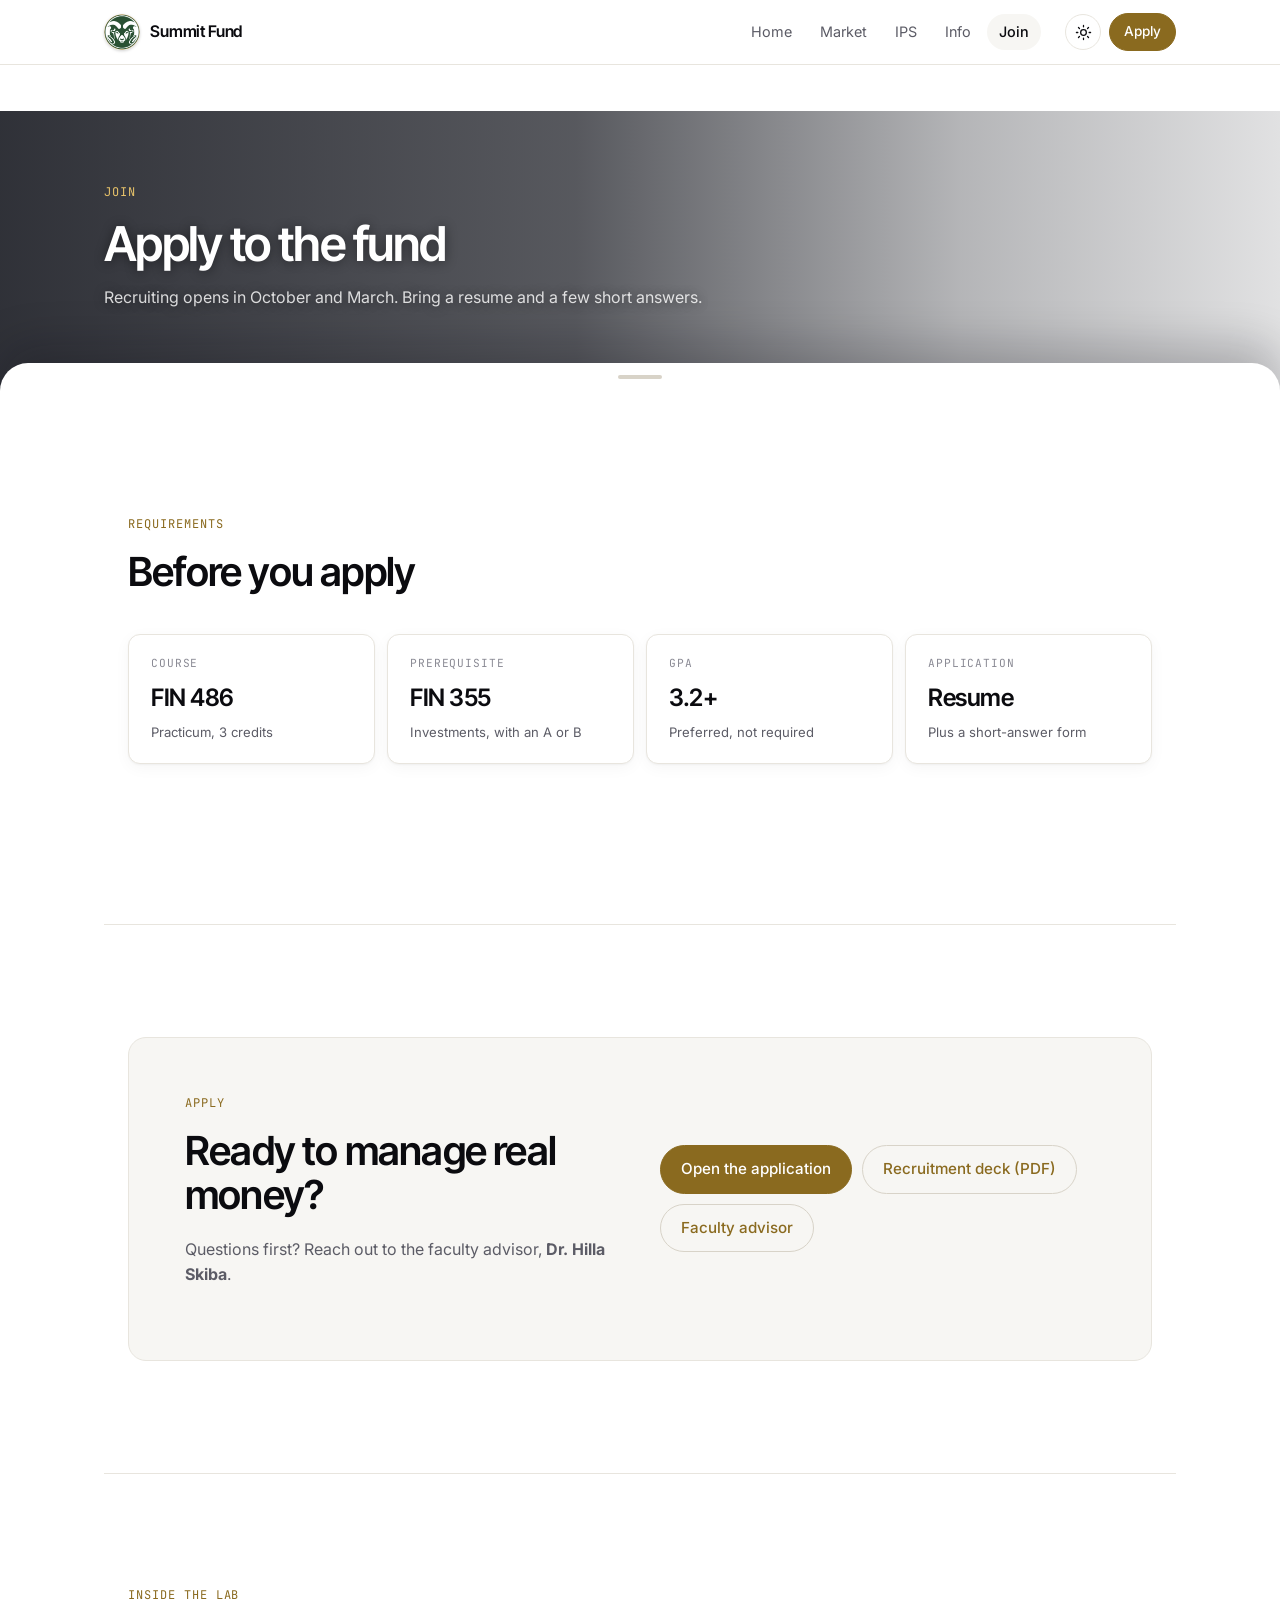
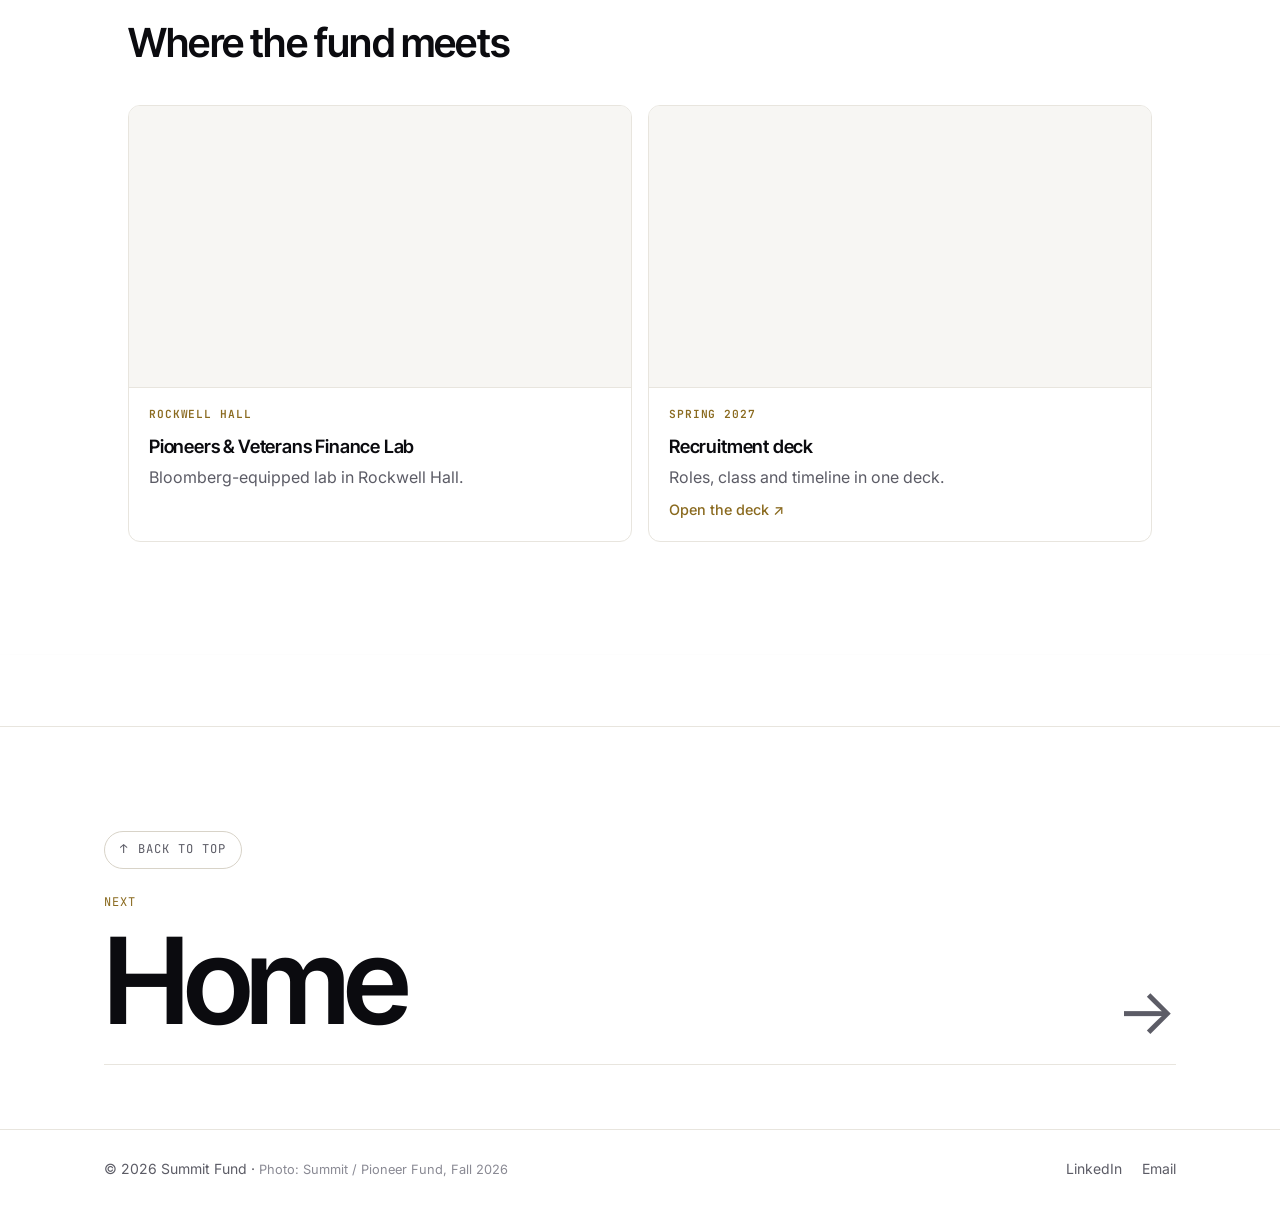
<file: join.html>
<!doctype html>
<html lang="en">
<head>
  <meta charset="utf-8">
  <meta name="viewport" content="width=device-width, initial-scale=1">
  <title>Join · Summit Fund</title>
  <meta name="description" content="Summit Fund: Colorado State University's student-run investment fund since 1999.">
  <link rel="preconnect" href="https://fonts.googleapis.com">
  <link rel="preconnect" href="https://fonts.gstatic.com" crossorigin>
  <link rel="stylesheet" href="assets/css/base.css?v=mock24">
  <link rel="stylesheet" href="assets/css/pages.css?v=mock23">
  <link rel="stylesheet" href="assets/css/drawer.css?v=mock23">
  <link rel="stylesheet" href="assets/css/sections.css?v=mock23">
  <script src="assets/js/config.js?v=mock23"></script>
  <script src="assets/js/site.js?v=mock23"></script>
  <!-- the words on every page live in content.js -->
  <script src="assets/js/content.js?v=mock23"></script>
</head>
<body>
  <header class="site-header" id="site-header"></header>

  <main class="container page">
    <div class="page-head reveal" id="page-head"></div>
    <div class="sheet sheet--page">
      <div id="sections"></div>
    </div>
  </main>

  <footer class="site-footer" id="site-footer"></footer>
  <script src="assets/js/sections.js?v=mock23" data-page="join"></script>
</body>
</html>
</file>
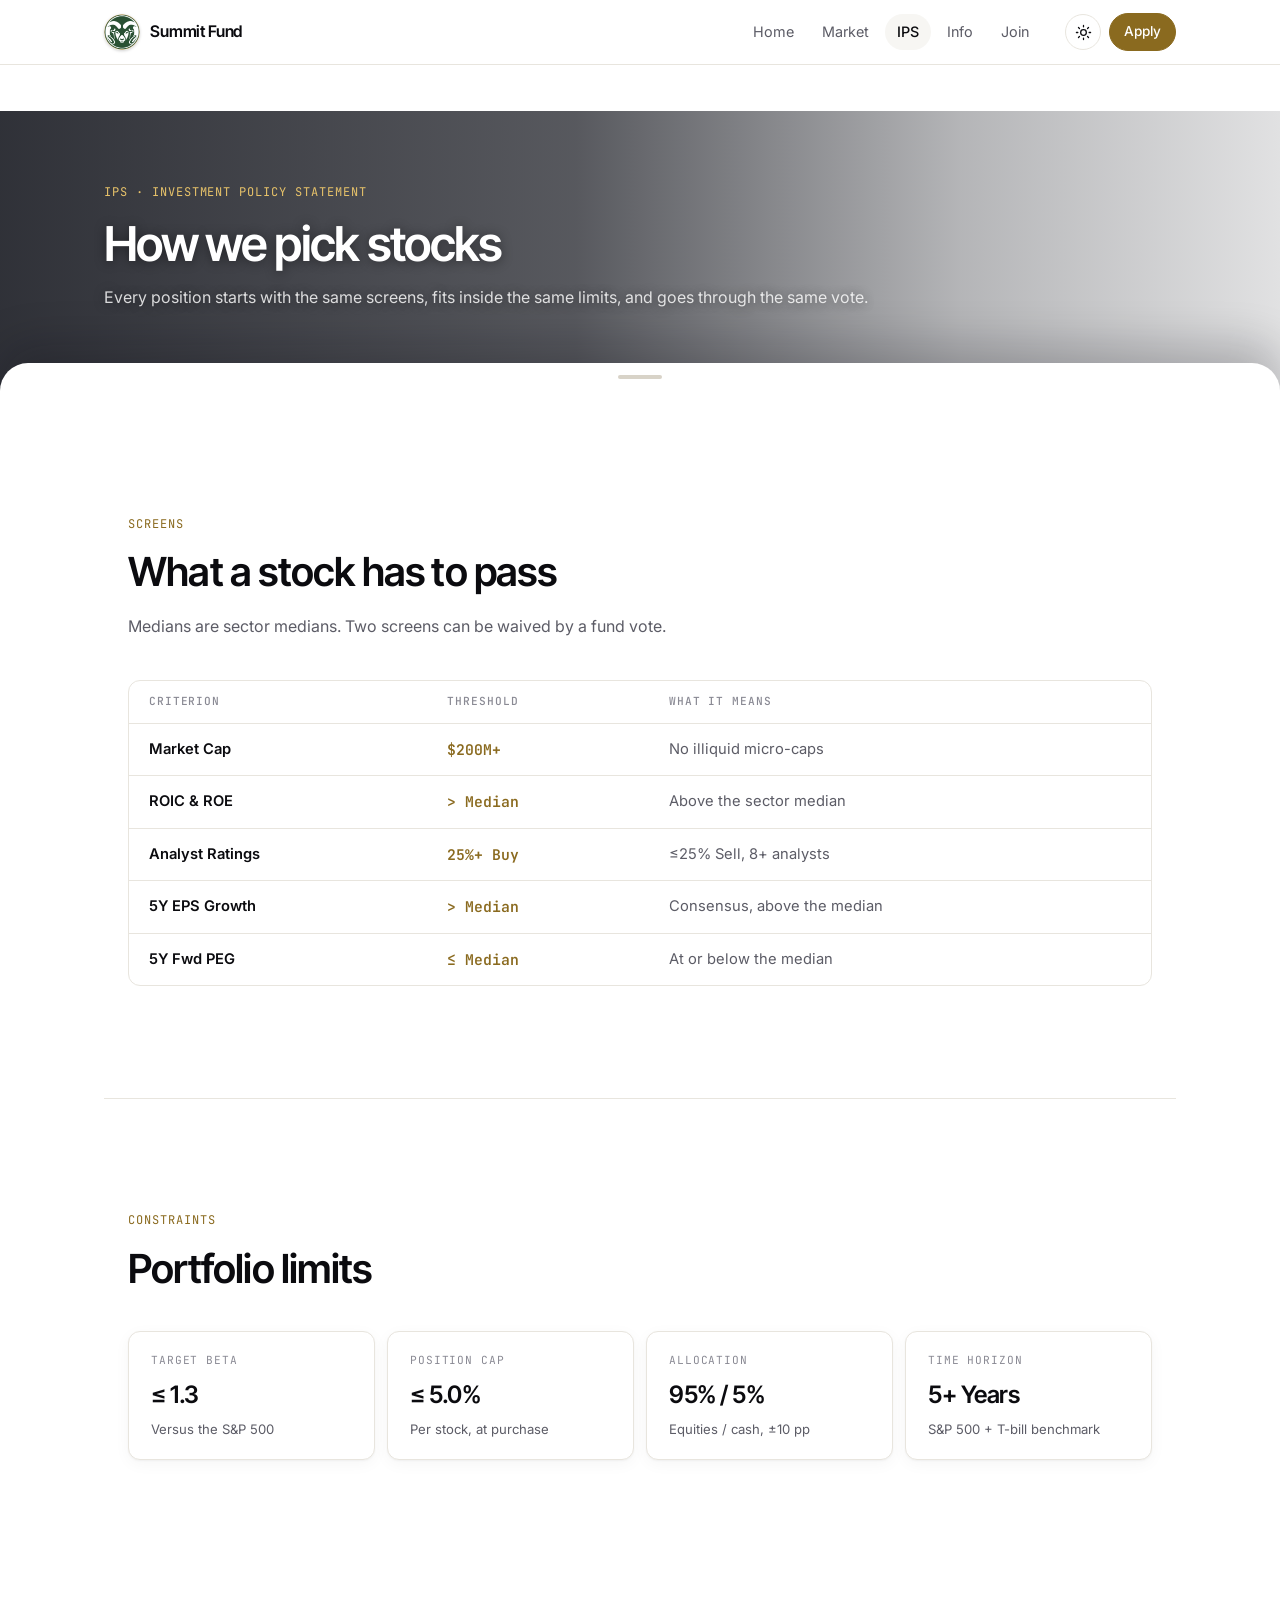
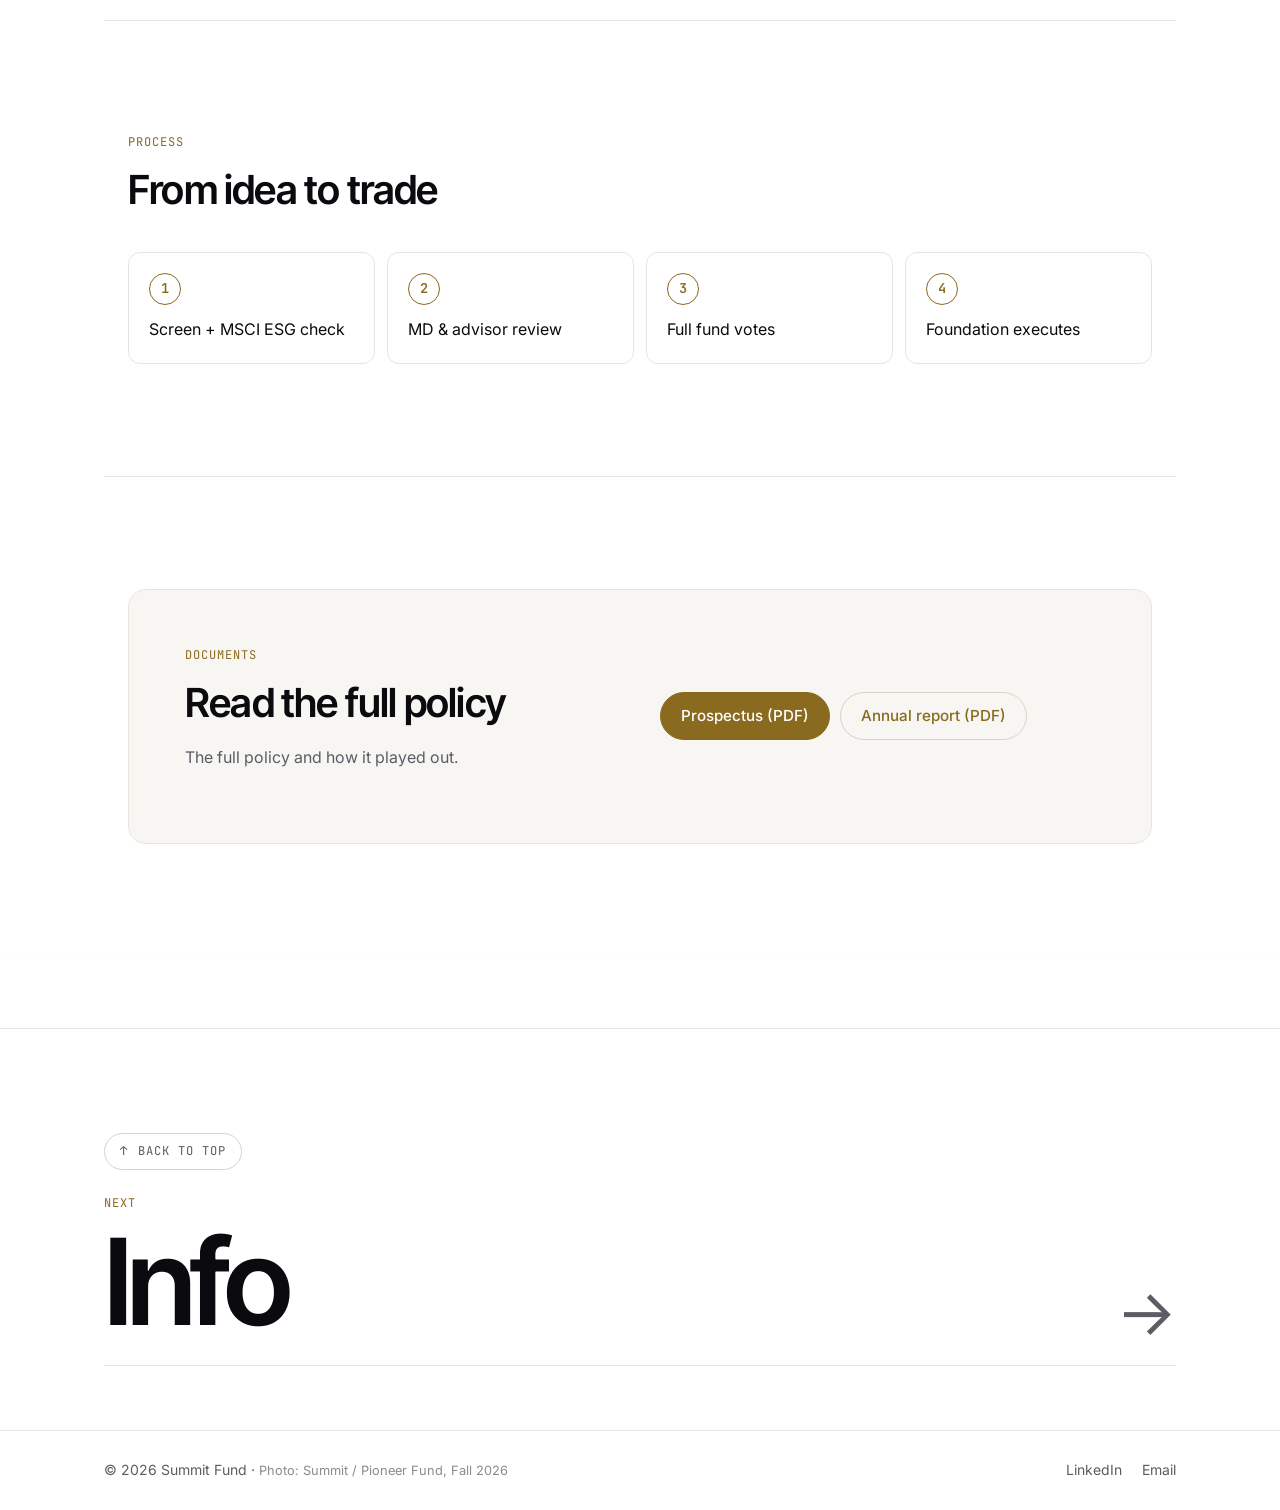
<file: policy.html>
<!doctype html>
<html lang="en">
<head>
  <meta charset="utf-8">
  <meta name="viewport" content="width=device-width, initial-scale=1">
  <title>IPS · Summit Fund</title>
  <meta name="description" content="Summit Fund: Colorado State University's student-run investment fund since 1999.">
  <link rel="preconnect" href="https://fonts.googleapis.com">
  <link rel="preconnect" href="https://fonts.gstatic.com" crossorigin>
  <link rel="stylesheet" href="assets/css/base.css?v=mock24">
  <link rel="stylesheet" href="assets/css/pages.css?v=mock23">
  <link rel="stylesheet" href="assets/css/drawer.css?v=mock23">
  <link rel="stylesheet" href="assets/css/sections.css?v=mock23">
  <script src="assets/js/config.js?v=mock23"></script>
  <script src="assets/js/site.js?v=mock23"></script>
  <!-- the words on every page live in content.js -->
  <script src="assets/js/content.js?v=mock23"></script>
</head>
<body>
  <header class="site-header" id="site-header"></header>

  <main class="container page">
    <div class="page-head reveal" id="page-head"></div>
    <div class="sheet sheet--page">
      <div id="sections"></div>
    </div>
  </main>

  <footer class="site-footer" id="site-footer"></footer>
  <script src="assets/js/sections.js?v=mock23" data-page="policy"></script>
</body>
</html>
</file>
<file: assets/css/base.css>
/* =====================================================================
   BASE DESIGN SYSTEM — shared by every site built from this template.
   Colors live as tokens on :root; config.js overrides the accent,
   radius and fonts at runtime.
   ===================================================================== */

/* ---------- tokens: light ---------- */
:root {
  --accent-light: #2563eb;
  --accent-dark: #60a5fa;
  --accent: var(--accent-light);
  --accent-ink: #ffffff;            /* text on accent */
  --accent-soft: color-mix(in srgb, var(--accent) 10%, transparent);

  --bg: #ffffff;
  --bg-subtle: #f7f6f3;             /* neutrals lean a touch warm to sit with bronze */
  --surface: #ffffff;
  --border: #e8e5de;
  --border-strong: #d8d3c8;

  /* hover glow (the Launchpad-style highlight used site-wide): bronze → gold */
  --glow-1: #8A6A1F;
  --glow-2: #E8C36A;
  --glow-strength: .11;
  --hover-fill: color-mix(in srgb, var(--accent) 4%, var(--surface));
  --text: #0b0b0f;
  --text-muted: #5c5c66;
  --text-faint: #8a8a94;

  --up: #15803d;
  --down: #b91c1c;

  --radius: 12px;
  --radius-sm: calc(var(--radius) * 0.6);
  --shadow: 0 1px 2px rgba(10, 10, 20, .04), 0 4px 16px rgba(10, 10, 20, .04);
  --shadow-lg: 0 2px 4px rgba(10, 10, 20, .04), 0 12px 32px rgba(10, 10, 20, .08);

  --font-heading: "Inter Tight", system-ui, sans-serif;
  --font-body: "Inter", system-ui, sans-serif;
  --font-mono: "JetBrains Mono", ui-monospace, monospace;

  --header-h: 64px;
  --maxw: 1120px;
  --gutter: 24px;

  color-scheme: light;
}

/* ---------- tokens: dark ---------- */
@media (prefers-color-scheme: dark) {
  :root:not([data-theme="light"]) {
    --accent: var(--accent-dark);
    --accent-ink: #0b0b0f;
    --bg: #0b0a09;
    --bg-subtle: #14130f;
    --surface: #161511;
    --border: #2a271f;
    --border-strong: #3a352a;
    --glow-1: #B8892E;
    --glow-2: #F0D08A;
    --glow-strength: .12;
    --hover-fill: color-mix(in srgb, var(--accent) 6%, var(--surface));
    --text: #f4f4f6;
    --text-muted: #a1a1ab;
    --text-faint: #6e6e78;
    --up: #4ade80;
    --down: #f87171;
    --shadow: 0 1px 2px rgba(0, 0, 0, .3);
    --shadow-lg: 0 12px 32px rgba(0, 0, 0, .4);
    color-scheme: dark;
  }
}
:root[data-theme="dark"] {
  --accent: var(--accent-dark);
  --accent-ink: #0b0b0f;
  --bg: #0b0a09;
  --bg-subtle: #14130f;
  --surface: #161511;
  --border: #2a271f;
  --border-strong: #3a352a;
  --glow-1: #B8892E;
  --glow-2: #F0D08A;
  --glow-strength: .12;
  --hover-fill: color-mix(in srgb, var(--accent) 6%, var(--surface));
  --text: #f4f4f6;
  --text-muted: #a1a1ab;
  --text-faint: #6e6e78;
  --up: #4ade80;
  --down: #f87171;
  --shadow: 0 1px 2px rgba(0, 0, 0, .3);
  --shadow-lg: 0 12px 32px rgba(0, 0, 0, .4);
  color-scheme: dark;
}

/* ---------- reset ---------- */
*, *::before, *::after { box-sizing: border-box; }
html { -webkit-text-size-adjust: 100%; scroll-padding-top: calc(var(--header-h) + var(--tape-h, 0px) + 16px); }
body {
  margin: 0;
  background: var(--bg);
  color: var(--text);
  font-family: var(--font-body);
  font-size: 16px;
  line-height: 1.6;
  -webkit-font-smoothing: antialiased;
  min-height: 100vh;
  display: flex;
  flex-direction: column;
  overflow-x: hidden;
}
main { flex: 1; }
img, svg { display: block; max-width: 100%; }
a { color: inherit; text-decoration: none; }
button { font: inherit; color: inherit; }
:focus-visible { outline: 2px solid var(--accent); outline-offset: 2px; border-radius: 4px; }

h1, h2, h3, h4 {
  font-family: var(--font-heading);
  line-height: 1.1;
  letter-spacing: -0.02em;
  margin: 0 0 .5em;
  font-weight: 600;
}
h1 { font-size: clamp(2.4rem, 6vw, 4.25rem); letter-spacing: -0.035em; }
h2 { font-size: clamp(1.75rem, 3.5vw, 2.5rem); }
h3 { font-size: 1.15rem; letter-spacing: -0.01em; }
p { margin: 0 0 1em; }

.container { width: 100%; max-width: var(--maxw); margin: 0 auto; padding: 0 var(--gutter); }
.mono { font-family: var(--font-mono); font-feature-settings: "tnum"; }
.muted { color: var(--text-muted); }
.eyebrow {
  font-family: var(--font-mono);
  font-size: .75rem;
  letter-spacing: .08em;
  text-transform: uppercase;
  color: var(--accent);
  margin-bottom: 1rem;
}
.lead { font-size: clamp(1.05rem, 1.6vw, 1.25rem); color: var(--text-muted); max-width: 40em; }

/* ---------- shared header ---------- */
.site-header {
  position: sticky;
  top: 0;
  z-index: 50;
  background: color-mix(in srgb, var(--bg) 82%, transparent);
  backdrop-filter: saturate(180%) blur(14px);
  -webkit-backdrop-filter: saturate(180%) blur(14px);
  border-bottom: 1px solid transparent;
  transition: border-color .2s, background .2s;
}
.site-header.scrolled { border-bottom-color: var(--border); }
/* live price band under the menu (part of the sticky header, so it follows you down the page) */
:root.has-tape { --tape-h: 46px; }
.site-header .tape { height: var(--tape-h, 46px); overflow: hidden; border-top: 1px solid var(--border); }
.header-inner {
  height: var(--header-h);
  display: flex;
  align-items: center;
  gap: 24px;
}
.brand {
  display: flex;
  align-items: center;
  gap: 10px;
  font-family: var(--font-heading);
  font-weight: 600;
  font-size: 1rem;
  letter-spacing: -0.01em;
  white-space: nowrap;
  min-width: 0;
}
.brand-name { overflow: hidden; text-overflow: ellipsis; }
.brand-mark {
  flex-shrink: 0;
  display: grid;
  place-items: center;
  width: 30px;
  height: 30px;
  border-radius: 8px;
  background: linear-gradient(135deg, color-mix(in srgb, var(--accent) 80%, var(--glow-2)), var(--accent));
  color: var(--accent-ink);
  font-size: .72rem;
  font-weight: 700;
  letter-spacing: .02em;
}
/* header icon as a logo image (config.monogramImage) */
/* round badge: the image is zoomed so a round logo fills it edge to edge (trims the file's white margin) */
.brand-mark--img {
  width: 36px; height: 36px; border-radius: 50%;
  background: transparent; padding: 0; overflow: hidden;
  box-shadow: 0 1px 3px rgba(0,0,0,.18);
}
.brand-mark--img img { width: 100%; height: 100%; object-fit: contain; transform: scale(var(--mark-zoom, 1.82)); }
.nav { display: flex; gap: 4px; margin-left: auto; }
.nav a {
  padding: 6px 12px;
  border-radius: 999px;
  font-size: .9rem;
  color: var(--text-muted);
  transition: color .15s, background .15s;
}
.nav a:hover { color: var(--text); background: var(--bg-subtle); }
.nav a[aria-current="page"] { color: var(--text); background: var(--bg-subtle); font-weight: 500; }
.header-actions { display: flex; align-items: center; gap: 8px; }

.icon-btn {
  width: 36px;
  height: 36px;
  display: grid;
  place-items: center;
  border: 1px solid var(--border);
  background: var(--surface);
  border-radius: 999px;
  cursor: pointer;
  transition: border-color .15s;
}
.icon-btn:hover { border-color: var(--border-strong); }
.icon-btn svg { width: 17px; height: 17px; fill: none; stroke: currentColor; stroke-width: 1.8; stroke-linecap: round; }
.i-moon { display: none; }
:root[data-theme="dark"] .i-sun { display: none; }
:root[data-theme="dark"] .i-moon { display: block; }
@media (prefers-color-scheme: dark) {
  :root:not([data-theme="light"]) .i-sun { display: none; }
  :root:not([data-theme="light"]) .i-moon { display: block; }
}
.menu-btn { display: none; }

@media (max-width: 760px) {
  :root { --gutter: 16px; }
  .header-inner { gap: 12px; }
  .header-actions { margin-left: auto; }
  .header-actions .btn { display: none; }
  .menu-btn { display: grid; }
  .nav {
    position: absolute;
    top: var(--header-h);
    left: 0;
    right: 0;
    flex-direction: column;
    gap: 2px;
    padding: 8px var(--gutter) 16px;
    background: var(--bg);
    border-bottom: 1px solid var(--border);
    margin: 0;
    display: none;
  }
  .site-header.open .nav { display: flex; }
  .nav a { padding: 12px; border-radius: var(--radius-sm); font-size: 1rem; }
}

/* ---------- buttons ---------- */
.btn {
  display: inline-flex;
  align-items: center;
  gap: 8px;
  padding: 11px 20px;
  border-radius: 999px;
  background: var(--accent);
  color: var(--accent-ink);
  font-weight: 500;
  font-size: .95rem;
  border: 1px solid var(--accent);
  cursor: pointer;
  transition: transform .15s, opacity .15s, background .15s, box-shadow .2s;
}
.btn:hover { box-shadow: 0 6px 20px color-mix(in srgb, var(--glow-2) 35%, transparent); transform: translateY(-1px); }
.btn:active { transform: translateY(1px); }
.btn-accent { background: var(--accent); border-color: var(--accent); color: var(--accent-ink); }
.btn-ghost { background: transparent; color: var(--accent); border-color: var(--border-strong); }
.btn-ghost:hover { background: var(--hover-fill); border-color: var(--accent); }
.btn-sm { padding: 7px 14px; font-size: .85rem; }
.btn svg { width: 16px; height: 16px; fill: none; stroke: currentColor; stroke-width: 1.8; stroke-linecap: round; stroke-linejoin: round; }

/* ---------- sections & cards ---------- */
.section { padding: clamp(56px, 9vw, 112px) 0; }
.section + .section { border-top: 1px solid var(--border); }
.section-head { margin-bottom: 40px; max-width: 640px; }

.card {
  background: var(--surface);
  border: 1px solid var(--border);
  border-radius: var(--radius);
  padding: 24px;
  transition: border-color .2s, box-shadow .2s, transform .2s;
}
a.card:hover, .card.hover:hover { border-color: var(--border-strong); box-shadow: var(--shadow-lg); transform: translateY(-2px); }
.grid { display: grid; gap: 16px; }
.grid-3 { grid-template-columns: repeat(auto-fill, minmax(260px, 1fr)); }
.grid-2 { grid-template-columns: repeat(2, minmax(0, 1fr)); }   /* always an even 2-up */
@media (max-width: 700px) { .grid-2 { grid-template-columns: 1fr; } }
@media (max-width: 400px) { .grid-3 { grid-template-columns: 1fr; } }

/* small card labels ("Student-Managed Fund", "New York"…): plain bronze small caps,
   the same style as the box headings, no outline */
.tag {
  display: inline-block;
  font-family: var(--font-mono);
  font-size: .7rem;
  font-weight: 600;
  letter-spacing: .08em;
  text-transform: uppercase;
  color: var(--accent);
}
/* status badges (the Markets "M", Launchpad "App") keep a small outline so they read as badges */
.em-table .tag, .fineprint .tag, .launch-tag {
  padding: 1px 6px;
  border: 1px solid var(--border);
  border-radius: 999px;
  font-weight: 500;
  letter-spacing: 0;
  text-transform: none;
  color: var(--text-muted);
}

/* ---------- footer ---------- */
.site-footer { border-top: 1px solid var(--border); padding: 28px 0; font-size: .875rem; color: var(--text-muted); }
.footer-inner { display: flex; justify-content: space-between; align-items: center; gap: 16px; flex-wrap: wrap; }
.footer-inner p { margin: 0; }
.footer-links { display: flex; gap: 20px; }
.footer-links a:hover { color: var(--text); }
.photo-credit { color: var(--text-faint); font-size: .8rem; }
.photo-credit:hover { color: var(--text); }

/* ---------- end of page: back to top + next tab (built in site.js) ---------- */
.next-up { border-top: 1px solid var(--border); padding: clamp(56px, 9vw, 104px) 0 clamp(36px, 5vw, 64px); }
.next-inner { display: grid; gap: 24px; }
.to-top {
  justify-self: start; display: inline-flex; align-items: center; gap: 10px;
  padding: 8px 15px; border: 1px solid var(--border-strong); border-radius: 999px;
  background: var(--surface); color: var(--text-muted); cursor: pointer;
  font-family: var(--font-mono); font-size: .76rem; letter-spacing: .08em; text-transform: uppercase;
  transition: border-color .2s, color .2s;
}
.to-top:hover { border-color: var(--accent); color: var(--accent); }
.to-top-arrow { display: inline-block; transition: transform .3s ease; }
.to-top:hover .to-top-arrow { transform: translateY(-3px); }
.next-link {
  display: grid; grid-template-columns: 1fr auto; align-items: end; gap: 6px 24px;
  padding-bottom: 20px; border-bottom: 1px solid var(--border);
}
.next-link .eyebrow { grid-column: 1 / -1; margin: 0; }
.next-name {
  font-family: var(--font-heading); font-weight: 600; letter-spacing: -0.045em;
  font-size: clamp(2.75rem, 10vw, 7.5rem); line-height: 1.05; transition: color .25s;
}
.next-arrow { font-size: clamp(1.75rem, 5vw, 4rem); line-height: 1.05; color: var(--text-muted); transition: transform .35s ease, color .25s; }
.next-link:hover .next-name, .next-link:hover .next-arrow { color: var(--accent); }
.next-link:hover .next-arrow { transform: translateX(10px); }

/* ---------- letter roll on hover (wired in site.js) ----------
   Each letter stays in normal flow with a copy parked one line below it. clip-path
   (not overflow:hidden, which would move the text baseline) shows one line; hovering
   slides letter + copy up one line, letter by letter (--i staggers them). */
.sr-only { position: absolute; width: 1px; height: 1px; padding: 0; margin: -1px; overflow: hidden; clip: rect(0 0 0 0); white-space: nowrap; border: 0; }
.roll { white-space: nowrap; }
.roll-ch { display: inline-block; clip-path: inset(0 -0.15em); }
.roll-in { display: inline-block; position: relative; transition: transform .5s cubic-bezier(.65, 0, .35, 1); transition-delay: calc(var(--i) * 24ms); }
.roll-copy { position: absolute; left: 0; top: 100%; }
.is-rolled .roll-in { transform: translateY(-100%); }

/* ---------- motion ---------- */
.reveal { opacity: 0; transform: translateY(12px); transition: opacity .6s ease, transform .6s ease; transition-delay: var(--d, 0s); }
.reveal.in { opacity: 1; transform: none; }
.reveal.done {
  transition: transform .2s ease, box-shadow .2s ease, border-color .2s ease, background-color .2s ease, opacity .2s ease;
  transition-delay: 0s;
}
@media (prefers-reduced-motion: reduce) {
  .reveal, .reveal.done { opacity: 1; transform: none; transition: none; }
  .roll-in { transition: none; }
  .is-rolled .roll-in { transform: none; }
  * { scroll-behavior: auto !important; }
}

/* TradingView widgets are transparent iframes. Chrome paints a solid white backdrop behind an
   iframe whose color scheme differs from the page's, so after switching to dark mode the ticker
   band stayed white. The widget pages don't declare a scheme (light), so match it on the iframe. */
.tradingview-widget-container iframe { color-scheme: light; }
</file>
<file: assets/css/pages.css>
/* =====================================================================
   PAGE STYLES — the sections used by Home, Markets and Launchpad.
   Delete what a new site doesn't need.
   ===================================================================== */

.small { font-size: .8rem; }
.strong { font-weight: 600; }
.up { color: var(--up); }
.down { color: var(--down); }
kbd, code {
  font-family: var(--font-mono);
  font-size: .8em;
  padding: 1px 6px;
  border: 1px solid var(--border);
  border-bottom-width: 2px;
  border-radius: 5px;
  background: var(--bg-subtle);
}
code { border-bottom-width: 1px; }

/* ---------- home ---------- */
.hero { padding-top: clamp(64px, 12vw, 140px); padding-bottom: 48px; }
.hero h1 { max-width: 14ch; }
.cta-row { display: flex; gap: 10px; flex-wrap: wrap; margin-top: 32px; }

/* Hover "pop": lift, bold accent outline, gray fill, accent text.
   Shared by the quick-facts tiles and the Work cards. */
.facts {
  display: grid;
  grid-template-columns: repeat(4, 1fr);
  gap: 12px;
  margin-bottom: clamp(40px, 7vw, 80px);
}
.facts > div {
  padding: 20px 22px;
  display: flex;
  flex-direction: column;
  gap: 4px;
  background: var(--surface);
  border: 1px solid var(--border);
  border-radius: var(--radius);
  transition: transform .2s ease, box-shadow .2s ease, border-color .2s ease, background-color .2s ease;
}
.fact-k { font-family: var(--font-mono); font-size: .7rem; text-transform: uppercase; letter-spacing: .08em; color: var(--text-faint); transition: color .2s ease; }
.fact-v { font-weight: 500; transition: color .2s ease; }
.facts > div:hover,
.card.project:hover,
.about-card:hover {
  transform: translateY(-4px) scale(1.02);
  border-color: var(--accent);
  box-shadow: 0 0 0 1px var(--accent), var(--shadow-lg);   /* 2px outline without layout shift */
  background: var(--hover-fill);
}

/* ---------- glow highlight (same effect as the Launchpad tiles) ----------
   A soft bronze→gold light blob fades in from the bottom-right corner on hover. */
.facts > div,
.card.project,
.about-card,
.contact-row,
.pin-card {
  position: relative;
  overflow: hidden;
  isolation: isolate;
}
.facts > div::after,
.card.project::after,
.about-card::after,
.contact-row::after,
.pin-card::after {
  content: "";
  position: absolute;
  right: -25%;
  bottom: -60%;
  width: 65%;
  aspect-ratio: 1;
  border-radius: 50%;
  background: radial-gradient(circle at 40% 40%, var(--glow-2), var(--glow-1) 55%, transparent 72%);
  filter: blur(38px);
  opacity: 0;
  transition: opacity .35s ease;
  pointer-events: none;
  z-index: -1;
}
.facts > div:hover::after,
.card.project:hover::after,
.about-card:hover::after,
.contact-row:hover::after,
.pin-card:hover::after { opacity: var(--glow-strength); }
.card.project.span-full::after,
.about-wide::after,
.about-full::after { width: 34%; right: -8%; }
/* wide cards: gentler scale so they don't overhang */
.about-wide:hover, .about-full:hover { transform: translateY(-4px) scale(1.01); }
.about-card:hover .about-list li { color: var(--text); }

/* faint navy wash behind the hero and inner-page headings */
.hero, .page-head { position: relative; isolation: isolate; }
.hero::before, .page-head::before {
  content: "";
  position: absolute;
  z-index: -1;
  top: -120px;
  right: -10%;
  width: min(640px, 80vw);
  aspect-ratio: 1;
  border-radius: 50%;
  background: radial-gradient(circle, color-mix(in srgb, var(--glow-2) 22%, transparent), color-mix(in srgb, var(--glow-1) 8%, transparent) 45%, transparent 70%);
  filter: blur(20px);
  pointer-events: none;
}
.page-head::before { width: min(420px, 70vw); top: -160px; opacity: .8; }

/* ---------- heading photo band (on when config.heroImage is set) ----------
   Full-width photo behind each page's heading, with a dark fade on the left for
   legible white text. On Home it ends at the quick-facts tiles, which overlap its
   bottom edge by --hero-overlap. */
:root { --hero-overlap: 44px; --hero-scrim: linear-gradient(90deg, rgba(8,10,18,.84) 0%, rgba(8,10,18,.68) 45%, rgba(8,10,18,.30) 75%, rgba(8,10,18,.12) 100%); }
:root.has-hero-img :is(.hero, .page-head) :is(h1, .lead, .muted) { text-shadow: 0 1px 12px rgba(0,0,0,.45); }
:root.has-hero-img .hero::before,
:root.has-hero-img .page-head::before {
  top: 0; bottom: 0; left: 50%; right: auto;
  width: 100vw; aspect-ratio: auto;
  transform: translateX(-50%);
  border-radius: 0; filter: none; opacity: 1;
  background: var(--hero-scrim), var(--hero-img) center var(--hero-y, 88%) / cover no-repeat;
}
/* the skyline sits in the lower part of the photo under a dark sky; thinner bands crop to it */
:root.has-hero-img .page-head::before { --hero-y: 84%; }
:root.has-hero-img .hero { padding-top: clamp(64px, 10vw, 120px); padding-bottom: calc(var(--hero-overlap) + 56px); }
:root.has-hero-img .hero::before { bottom: 0; }
:root.has-hero-img .hero + .container .facts { margin-top: calc(-1 * var(--hero-overlap)); position: relative; z-index: 1; }
:root.has-hero-img .facts > div { box-shadow: var(--shadow-lg); }

/* inner pages: band reaches up to the header and a little past the heading */
:root.has-hero-img .page-head { padding-bottom: 36px; margin-bottom: 28px; }
:root.has-hero-img .page-head::before { top: calc(-1 * clamp(40px, 7vw, 72px)); }

/* text and controls on the photo */
:root.has-hero-img :is(.hero, .page-head) { color: #fff; }
:root.has-hero-img :is(.hero, .page-head) .eyebrow { color: #E8C36A; }
:root.has-hero-img :is(.hero, .page-head) :is(.lead, .muted) { color: rgba(255,255,255,.82); }
:root.has-hero-img :is(.hero, .page-head) strong { color: #fff; }
:root.has-hero-img .hero .btn-ghost { color: #fff; border-color: rgba(255,255,255,.45); background: rgba(255,255,255,.06); }
:root.has-hero-img .hero .btn-ghost:hover { background: rgba(255,255,255,.14); border-color: #fff; }
:root.has-hero-img .page-head :is(.seg, .live-pill) {
  background: rgba(255,255,255,.10);
  border-color: rgba(255,255,255,.28);
  color: rgba(255,255,255,.85);
  backdrop-filter: blur(8px);
  -webkit-backdrop-filter: blur(8px);
}
:root.has-hero-img .page-head .seg button { color: rgba(255,255,255,.85); }
:root.has-hero-img .page-head .seg button[aria-selected="true"] { background: #fff; color: #5a4512; }
:root.has-hero-img .page-head :is(kbd, code) { background: rgba(255,255,255,.12); border-color: rgba(255,255,255,.3); color: #fff; }
.facts > div:hover .fact-k { color: var(--accent); }
.facts > div:hover .fact-v { color: var(--accent); font-weight: 600; }
@media (max-width: 760px) {
  .facts { grid-template-columns: 1fr 1fr; gap: 10px; }
}

/* About: grouped cards (heading + bullets), bronze outline, no pop */
.about-grid { display: grid; grid-template-columns: repeat(3, minmax(0, 1fr)); grid-auto-flow: dense; gap: 16px; }
.about-wide { grid-column: span 2; }
.about-full { grid-column: 1 / -1; }
@media (max-width: 900px) { .about-grid { grid-template-columns: repeat(2, minmax(0, 1fr)); } .about-wide { grid-column: 1 / -1; } }
@media (max-width: 600px) { .about-grid { grid-template-columns: 1fr; } }
.about-card {
  padding: 22px 24px;
  background: var(--surface);
  border: 1px solid color-mix(in srgb, var(--accent) 38%, var(--border));
  border-radius: var(--radius);
  transition: border-color .2s ease;
}
.about-card:hover { border-color: var(--accent); }
.about-k {
  margin: 0 0 14px;
  font-family: var(--font-mono); font-size: .72rem; font-weight: 600;
  letter-spacing: .1em; text-transform: uppercase; color: var(--accent);
}
.about-list { list-style: none; margin: 0; padding: 0; display: grid; gap: 10px; }
.about-list li { position: relative; padding-left: 18px; font-size: .95rem; line-height: 1.5; color: var(--text-muted); }
.about-list li::before { content: ""; position: absolute; left: 1px; top: calc(.75em - 3px); width: 6px; height: 6px; border-radius: 50%; background: var(--accent); }   /* round bullets */
.about-list strong { color: var(--text); font-weight: 600; }
.chips { list-style: none; margin: 0; padding: 0; display: flex; flex-wrap: wrap; gap: 8px; }
.chips li { padding: 6px 12px; border: 1px solid var(--border-strong); border-radius: 999px; background: var(--bg-subtle); font-size: .85rem; }

.project { display: flex; flex-direction: column; gap: 10px; }
.project h3 { margin: 6px 0 0; transition: color .2s ease; }
.project p { margin: 0; flex: 1; transition: color .2s ease; }
.project .tag { align-self: flex-start; transition: color .2s ease, border-color .2s ease; }
.card.project:hover h3 { color: var(--accent); }
.card.project:hover p { color: var(--text); }
.card.project:hover .tag { color: var(--accent); border-color: var(--accent); }
.card.project.span-full:hover { transform: translateY(-4px) scale(1.01); }   /* wide card: gentler scale */
.grid > .span-full { grid-column: 1 / -1; }   /* featured card gets its own row */
.card-link { font-size: .9rem; font-weight: 500; color: var(--accent); }

.contact-card {
  display: grid;
  grid-template-columns: 1fr 1fr;
  gap: 40px;
  align-items: center;
  padding: clamp(28px, 5vw, 56px);
  border: 1px solid var(--border);
  border-radius: calc(var(--radius) * 1.5);
  background: var(--bg-subtle);
}
.contact-links { display: flex; flex-direction: column; gap: 10px; }
.contact-row {
  display: grid;
  grid-template-columns: 90px 1fr auto;
  align-items: center;
  gap: 12px;
  padding: 16px 20px;
  background: var(--surface);
  border: 1px solid var(--border);
  border-radius: var(--radius);
  transition: border-color .15s, transform .15s;
}
.contact-row:hover { border-color: var(--accent); box-shadow: 0 0 0 1px var(--accent), var(--shadow-lg); background: var(--hover-fill); transform: translateY(-2px); }
.contact-row:hover .contact-k { color: var(--accent); }
.contact-k { font-family: var(--font-mono); font-size: .72rem; text-transform: uppercase; letter-spacing: .08em; color: var(--text-faint); }
.contact-v { font-weight: 500; overflow: hidden; text-overflow: ellipsis; white-space: nowrap; }
@media (max-width: 760px) { .contact-card { grid-template-columns: 1fr; gap: 24px; } .contact-row { grid-template-columns: 70px 1fr auto; } }

/* ---------- inner pages ---------- */
.page { padding-top: clamp(40px, 7vw, 72px); padding-bottom: 72px; }
.page-head { margin-bottom: 32px; }
.h-page { font-size: clamp(2rem, 5vw, 3rem); margin-bottom: .3em; }

/* ---------- launchpad ---------- */
.launch-grid {
  display: grid;
  grid-template-columns: repeat(auto-fill, minmax(220px, 1fr));
  gap: 14px;
}
.launch-tile {
  position: relative;
  display: flex;
  flex-direction: column;
  gap: 2px;
  padding: 22px;
  min-height: 170px;
  background: var(--surface);
  border: 1px solid var(--border);
  border-radius: calc(var(--radius) * 1.25);
  transition: border-color .2s, box-shadow .2s, transform .2s;
  overflow: hidden;
}
.launch-tile::after {
  content: "";
  position: absolute;
  inset: auto -30% -60% auto;
  width: 70%;
  aspect-ratio: 1;
  border-radius: 50%;
  background: var(--tile);
  opacity: 0;
  filter: blur(40px);
  transition: opacity .3s;
  pointer-events: none;
}
.launch-tile:hover, .launch-tile.pressed {
  border-color: color-mix(in srgb, var(--tile) 55%, var(--border));
  box-shadow: var(--shadow-lg);
  transform: translateY(-3px);
}
.launch-tile:hover::after, .launch-tile.pressed::after { opacity: .18; }
.launch-icon {
  width: 44px;
  height: 44px;
  display: grid;
  place-items: center;
  border-radius: 12px;
  background: var(--tile);
  color: #fff;
  font-family: var(--font-heading);
  font-weight: 700;
  font-size: .95rem;
  margin-bottom: auto;
}
.launch-name { font-family: var(--font-heading); font-weight: 600; font-size: 1.1rem; margin-top: 24px; }
.launch-desc { font-size: .875rem; color: var(--text-muted); }
.launch-key {
  position: absolute;
  top: 18px;
  right: 18px;
  font-size: .72rem;
  color: var(--text-faint);
  border: 1px solid var(--border);
  border-radius: 6px;
  padding: 1px 7px;
}
.launch-arrow, .launch-tag { position: absolute; bottom: 20px; right: 20px; color: var(--text-faint); }
.launch-tile:hover .launch-arrow { color: var(--text); }

.toast {
  position: fixed;
  left: 50%;
  bottom: 24px;
  transform: translate(-50%, 20px);
  max-width: calc(100% - 32px);
  padding: 12px 18px;
  border-radius: 999px;
  background: var(--text);
  color: var(--bg);
  font-size: .9rem;
  box-shadow: var(--shadow-lg);
  opacity: 0;
  pointer-events: none;
  transition: opacity .2s, transform .2s;
  z-index: 60;
}
.toast.show { opacity: 1; transform: translate(-50%, 0); pointer-events: auto; }
.toast a { text-decoration: underline; text-underline-offset: 3px; font-weight: 500; }

/* ---------- markets ---------- */
.markets-head { display: flex; justify-content: space-between; align-items: flex-end; gap: 20px; flex-wrap: wrap; }
.markets-head p { margin: 0; }
.head-controls { display: flex; align-items: center; gap: 12px; flex-wrap: wrap; }


.live-pill {
  display: inline-flex;
  align-items: center;
  gap: 8px;
  padding: 6px 12px;
  border: 1px solid var(--border);
  border-radius: 999px;
  font-size: .8rem;
  color: var(--text-muted);
  white-space: nowrap;
}
.live-dot { width: 8px; height: 8px; border-radius: 50%; background: var(--text-faint); }
.live-pill[data-state="live"] { color: var(--text); border-color: color-mix(in srgb, var(--up) 45%, var(--border)); }
.live-pill[data-state="live"] .live-dot { background: var(--up); animation: pulse 1.6s ease-in-out infinite; }
.live-pill[data-state="connecting"] .live-dot,
.live-pill[data-state="error"] .live-dot { background: #d97706; }
@keyframes pulse {
  0%, 100% { box-shadow: 0 0 0 0 color-mix(in srgb, var(--up) 55%, transparent); }
  50% { box-shadow: 0 0 0 5px transparent; }
}

.tick-up { animation: tickUp 1s ease-out; }
.tick-down { animation: tickDown 1s ease-out; }
@keyframes tickUp { from { background: color-mix(in srgb, var(--up) 25%, transparent); } to { background: transparent; } }
@keyframes tickDown { from { background: color-mix(in srgb, var(--down) 25%, transparent); } to { background: transparent; } }
.em-table td[data-k="price"], .pin-price [data-k="price"] { border-radius: 4px; }
.used-out { font-weight: 700; text-decoration: underline; text-underline-offset: 3px; }
@media (prefers-reduced-motion: reduce) {
  .tick-up, .tick-down, .live-pill[data-state="live"] .live-dot { animation: none; }
}

.seg {
  display: inline-flex;
  padding: 3px;
  border: 1px solid var(--border);
  border-radius: 999px;
  background: var(--bg-subtle);
}
.seg button {
  border: 0;
  background: transparent;
  padding: 7px 18px;
  border-radius: 999px;
  font-size: .9rem;
  color: var(--text-muted);
  cursor: pointer;
}
.seg button[aria-selected="true"] { background: var(--surface); color: var(--text); box-shadow: var(--shadow); font-weight: 500; }

.notice {
  padding: 12px 16px;
  margin-bottom: 20px;
  border-radius: var(--radius-sm);
  border: 1px solid color-mix(in srgb, #d97706 40%, var(--border));
  background: color-mix(in srgb, #d97706 8%, var(--bg));
  font-size: .9rem;
}

.pinned { margin-bottom: 16px; }
.grid.pinned { grid-template-columns: repeat(4, minmax(0, 1fr)); }
@media (max-width: 1000px) { .grid.pinned { grid-template-columns: repeat(2, minmax(0, 1fr)); } }
@media (max-width: 560px)  { .grid.pinned { grid-template-columns: 1fr; } }
.pinned .pin-card { padding: 20px; }
.pin-card:hover { border-color: var(--accent); box-shadow: 0 0 0 1px var(--accent), var(--shadow-lg); background: var(--hover-fill); }
.pin-card:hover .pin-sym { color: var(--accent); }
.pinned .pin-big { font-size: clamp(1.35rem, 2.2vw, 1.75rem); }
.pin-card {
  text-align: left;
  width: 100%;
  cursor: pointer;
  display: flex;
  flex-direction: column;
  gap: 18px;
}
.pin-top { display: flex; justify-content: space-between; align-items: flex-start; gap: 12px; }
.pin-top > div:first-child { display: flex; flex-direction: column; }
.pin-sym { font-family: var(--font-heading); font-weight: 700; font-size: 1.3rem; letter-spacing: -0.01em; }
.pin-price { font-size: .95rem; text-align: right; }
.pin-move { display: flex; flex-direction: column; gap: 2px; }
.pin-big { font-size: clamp(1.6rem, 4vw, 2.1rem); font-weight: 600; letter-spacing: -0.02em; }
.pin-big .muted { font-size: .55em; font-weight: 500; }

.range-track {
  position: relative;
  height: 6px;
  border-radius: 999px;
  background: linear-gradient(90deg, color-mix(in srgb, var(--down) 35%, transparent), var(--accent-soft) 50%, color-mix(in srgb, var(--up) 35%, transparent));
}
.range-dot {
  position: absolute;
  left: 50%;
  top: 50%;
  width: 12px;
  height: 12px;
  border-radius: 50%;
  background: var(--text);
  border: 2px solid var(--surface);
  transform: translate(-50%, -50%);
}
/* low · high on the first line, "used · exp" centered underneath (fits the narrow 4-up cards) */
.range-labels { display: flex; justify-content: space-between; flex-wrap: wrap; row-gap: 4px; font-size: .78rem; margin-top: 8px; }
.range-labels > span:nth-child(2) { order: 3; flex-basis: 100%; text-align: center; }
.pin-move { margin-top: auto; }   /* line up the move + range sections across cards */

.chart-wrap { padding: 0; overflow: hidden; margin-bottom: 16px; scroll-margin-top: calc(var(--header-h) + var(--tape-h, 0px) + 16px); }
.chart-bar { display: flex; justify-content: space-between; align-items: center; gap: 8px 16px; flex-wrap: wrap; padding: 14px 20px; border-bottom: 1px solid var(--border); }
.chart-em { font-size: .85rem; margin-right: auto; }
.chart-tools { display: flex; align-items: center; justify-content: space-between; gap: 8px 16px; flex-wrap: wrap; padding: 10px 20px; border-bottom: 1px solid var(--border); }
.seg-sm { max-width: 100%; overflow-x: auto; scrollbar-width: none; }
.seg-sm button { padding: 5px 11px; font-size: .8rem; font-family: var(--font-mono); white-space: nowrap; }
.seg button[aria-pressed="true"] { background: var(--surface); color: var(--accent); box-shadow: var(--shadow); font-weight: 600; }
.seg button[aria-selected="true"] { color: var(--accent); }
.chart-legend { display: flex; gap: 12px; font-family: var(--font-mono); }
.view-seg { margin-left: auto; }                         /* Overview / Technicals */
.lg.ta-vwap { color: #7c5cd6; } .lg.ta-ema { color: #2f80ed; } .lg.ta-sma { color: #e08a1e; } .lg.ta-bb { color: #0d9488; } .lg.ta-vol { color: var(--text-muted); }
.chart-tv:hover { color: var(--text); }
.tv-chart { height: clamp(340px, 55vh, 560px); }

.table-card { padding: 0; overflow: hidden; }
.table-scroll { overflow-x: auto; -webkit-overflow-scrolling: touch; }
.em-table { width: 100%; border-collapse: collapse; font-size: .9rem; min-width: 820px; }
.em-table th, .em-table td { padding: 12px 16px; text-align: right; white-space: nowrap; }
.em-table .l { text-align: left; }
.em-table th {
  font-family: var(--font-mono);
  font-size: .7rem;
  font-weight: 500;
  text-transform: uppercase;
  letter-spacing: .06em;
  color: var(--text-faint);
  border-bottom: 1px solid var(--border);
  cursor: pointer;
  user-select: none;
  position: sticky;
  top: 0;
  background: var(--surface);
}
.em-table th:hover { color: var(--text); }
.em-table th[aria-sort="ascending"]::after { content: " ↑"; }
.em-table th[aria-sort="descending"]::after { content: " ↓"; }
.em-table tbody tr { border-bottom: 1px solid var(--border); cursor: pointer; transition: background .12s; }
.em-table tbody tr:last-child { border-bottom: 0; }
.em-table tbody tr:hover { background: var(--hover-fill); }
.em-table tbody tr:hover td:first-child { box-shadow: inset 3px 0 0 var(--accent); }   /* on the cell: row shadows don't render everywhere */
.em-table tbody tr:hover .sym { color: var(--accent); }
.em-table tbody tr.selected { background: var(--accent-soft); }
.em-table .sym { font-weight: 600; display: block; }
.em-table .nm { font-size: .78rem; color: var(--text-muted); }
.em-table .tag { font-size: .62rem; padding: 1px 5px; margin-left: 4px; }
.bar-col { min-width: 150px; }
.pbar { display: inline-block; width: 64px; height: 6px; border-radius: 999px; background: var(--bg-subtle); margin-right: 10px; vertical-align: middle; overflow: hidden; }
.pbar span { display: block; height: 100%; background: var(--accent); border-radius: 999px; }

/* ---------- S&P 500 heat map ---------- */
.heat-wrap { padding: 0; overflow: hidden; margin-top: 16px; }
.heat-stage { position: relative; height: clamp(440px, 58vw, 720px); background: #0c0b10; }
@media (max-width: 700px) { .heat-stage { height: 920px; } }   /* tall on phones so cells stay readable */
.heat-stage canvas { display: block; touch-action: manipulation; }
.heat-legend { display: flex; align-items: center; gap: 8px; color: var(--text-muted); }
.heat-scale { width: 120px; height: 8px; border-radius: 999px; background: linear-gradient(90deg, rgb(214,58,58), rgb(64,68,82), rgb(34,166,90)); }
.heat-note { margin: 0; padding: 10px 20px; border-top: 1px solid var(--border); }
.heat-zoom { display: flex; align-items: center; gap: 4px; margin-left: auto; }
.heat-zoom button {
  min-width: 30px; height: 28px; padding: 0 10px;
  border: 1px solid var(--border-strong); border-radius: 999px;
  background: var(--surface); color: var(--text);
  font: inherit; font-size: .82rem; line-height: 1; cursor: pointer;
  transition: border-color .15s, color .15s;
}
.heat-zoom button:hover:not(:disabled) { border-color: var(--accent); color: var(--accent); }
.heat-zoom button:disabled { opacity: .4; cursor: default; }
.heat-zoom-level { font-size: .78rem; color: var(--text-muted); min-width: 34px; text-align: center; }
.heat-tip {
  position: absolute; top: 0; left: 0; z-index: 2; pointer-events: none;
  min-width: 190px; max-width: 240px; padding: 10px 12px;
  background: rgba(18, 17, 23, .94); color: #f2f3f5;
  border: 1px solid rgba(255,255,255,.14); border-radius: 10px;
  box-shadow: 0 12px 30px rgba(0,0,0,.45);
  font-size: .8rem; line-height: 1.45;
  backdrop-filter: blur(6px); -webkit-backdrop-filter: blur(6px);
}
.heat-tip-top { display: flex; justify-content: space-between; align-items: baseline; gap: 10px; font-size: .95rem; }
.heat-tip-top .up { color: #5fd18f; } .heat-tip-top .down { color: #f07a7a; }
.heat-tip-name { color: rgba(255,255,255,.7); margin: 2px 0 6px; }
.heat-tip-row { display: flex; justify-content: space-between; gap: 12px; font-family: var(--font-mono); font-size: .75rem; color: rgba(255,255,255,.8); }
.heat-tip-row span:first-child { color: rgba(255,255,255,.5); }

/* ---------- top stories + economic calendar ---------- */
.feeds { display: grid; grid-template-columns: 1fr 1fr; gap: 16px; margin-top: 16px; }
.feed { padding: 0; overflow: hidden; display: flex; flex-direction: column; }
.feed-body { height: 600px; }
@media (max-width: 860px) { .feeds { grid-template-columns: 1fr; } .feed-body { height: 520px; } }

.fineprint { font-size: .8rem; margin-top: 20px; max-width: 760px; }

/* ---------- ticker search on the chart (mockup) ---------- */
.tsearch { position: relative; flex: 1 1 220px; max-width: 300px; }
.tsearch-icon { position: absolute; left: 11px; top: 50%; width: 15px; height: 15px; transform: translateY(-50%); fill: none; stroke: var(--text-muted); stroke-width: 2; stroke-linecap: round; pointer-events: none; }
#tsearch-input { width: 100%; padding: 7px 12px 7px 32px; border: 1px solid var(--border-strong); border-radius: 999px; background: var(--surface); color: var(--text); font: inherit; font-size: .85rem; }
#tsearch-input:focus { outline: none; border-color: var(--accent); box-shadow: 0 0 0 3px var(--accent-soft); }
.tsearch-list { position: absolute; z-index: 30; top: calc(100% + 6px); left: 0; width: 340px; max-width: 86vw; margin: 0; padding: 6px; list-style: none; background: var(--surface); border: 1px solid var(--border); border-radius: var(--radius); box-shadow: var(--shadow-lg); }
.tsearch-list li { display: grid; grid-template-columns: 64px 1fr auto; gap: 10px; align-items: center; padding: 8px 10px; border-radius: 8px; cursor: pointer; font-size: .85rem; }
.tsearch-list li[aria-selected="true"], .tsearch-list li:hover { background: var(--hover-fill); }
.ts-sym { font-family: var(--font-mono); font-weight: 600; color: var(--text); }
.ts-name { color: var(--text-muted); overflow: hidden; text-overflow: ellipsis; white-space: nowrap; }
.ts-em { font-family: var(--font-mono); font-size: .65rem; padding: 1px 6px; border-radius: 999px; border: 1px solid var(--accent); color: var(--accent); }
.tsearch-list .tsearch-empty { display: block; padding: 10px; color: var(--text-muted); cursor: default; }
</file>
<file: assets/css/drawer.css>
/* =====================================================================
   RISING DRAWER (mockup): page content rides up over the heading photo
   on one sheet with rounded top corners, like a drawer sliding up.
   ===================================================================== */
:root { --sheet-r: 28px; --sheet-lift: 56px; --sheet-shadow: 0 -18px 44px rgba(8, 10, 18, .22); }
@media (max-width: 700px) { :root { --sheet-r: 22px; --sheet-lift: 40px; } }

.sheet { position: relative; z-index: 1; isolation: isolate; margin-top: calc(-1 * var(--sheet-lift)); }

/* the sheet's surface: full-bleed, even when the sheet sits inside a .container */
.sheet::after {
  content: ""; position: absolute; z-index: -1;
  top: 0; bottom: 0; left: 50%; width: 100vw; transform: translateX(-50%);
  background: var(--bg);
  border-radius: var(--sheet-r) var(--sheet-r) 0 0;
  box-shadow: var(--sheet-shadow);
  clip-path: inset(-80px 0 0 0);   /* shadow only above the sheet, never below it */
}
/* small grab handle at the top */
.sheet::before {
  content: ""; position: absolute; top: 12px; left: 50%; transform: translateX(-50%);
  width: 44px; height: 4px; border-radius: 999px; background: var(--border-strong);
}

/* Home: the hero photo runs under the sheet; quick facts sit at the top of the sheet */
:root.has-hero-img .hero { padding-bottom: calc(var(--sheet-lift) + 72px); }
.sheet > .container:first-child { padding-top: 40px; }
.sheet .facts { margin-top: 0; margin-bottom: clamp(24px, 4vw, 48px); }
:root.has-hero-img .sheet .facts > div { box-shadow: var(--shadow); }

/* Inner pages: room under the page title for the sheet to overlap */
:root.has-hero-img .page-head { padding-bottom: calc(36px + var(--sheet-lift)); margin-bottom: 0; }
.sheet--page { padding-top: 40px; }
</file>
<file: assets/css/sections.css>
/* =====================================================================
   SECTION TYPES (Summit Fund mockup), built on the template's cards,
   glow and bronze tokens so everything matches.
   ===================================================================== */

/* heading photo: the class photo needs a higher crop than the skyline */
:root.has-hero-img .hero::before { --hero-y: 16%; }
:root.has-hero-img .page-head::before { --hero-y: 20%; }

.inline-link { color: var(--accent); font-weight: 500; }
.inline-link:hover { text-decoration: underline; text-underline-offset: 3px; }
.section-head .muted { margin: 8px 0 0; }

/* photo cards (the funds, the lab) */
.photo-grid { display: grid; grid-template-columns: repeat(auto-fit, minmax(min(280px, 100%), 1fr)); gap: 16px; }
.card.photo-card, .card.video-card { padding: 0; gap: 0; }
.photo, .thumb { aspect-ratio: 16 / 9; background-size: cover; background-color: var(--bg-subtle); border-bottom: 1px solid var(--border); }
.photo-body { display: flex; flex-direction: column; gap: 8px; padding: 18px 20px 20px; flex: 1; }
.photo-body h3 { margin: 4px 0 0; }
.photo-body p { margin: 0; flex: 1; }

/* videos */
.video-grid { display: grid; grid-template-columns: repeat(auto-fit, minmax(min(220px, 100%), 1fr)); gap: 16px; }
.thumb { position: relative; }
.play {
  position: absolute; left: 50%; top: 50%; width: 52px; height: 52px; transform: translate(-50%, -50%);
  border-radius: 50%; background: rgba(10, 10, 12, .62); backdrop-filter: blur(4px); -webkit-backdrop-filter: blur(4px);
  transition: background-color .2s, transform .2s;
}
.play::after { content: ""; position: absolute; left: 21px; top: 16px; border-left: 15px solid #fff; border-top: 10px solid transparent; border-bottom: 10px solid transparent; }
.video-card:hover .play { background: var(--accent); transform: translate(-50%, -50%) scale(1.06); }
.video-card .photo-body h3 { font-size: 1rem; }

/* names (alumni firms, corporate donors) */
.name-grid { display: grid; grid-template-columns: repeat(auto-fill, minmax(min(210px, 100%), 1fr)); gap: 12px; }
.card.name-card { padding: 18px 20px; gap: 6px; }
.name-card h3 { margin: 0; font-size: 1rem; }
.name-card p { font-size: .85rem; }
/* alumni firms: half name + note, half logo (logo always in full color) */
.firm-grid { display: grid; grid-template-columns: repeat(auto-fill, minmax(min(300px, 100%), 1fr)); gap: 12px; }
.card.firm-card { display: grid; grid-template-columns: 1fr 1fr; padding: 0; gap: 0; min-height: 104px; }
.firm-text { display: flex; flex-direction: column; justify-content: center; gap: 4px; padding: 16px 18px; min-width: 0; }
.firm-text h3 { margin: 0; font-size: 1rem; }
.firm-text p { margin: 0; flex: 0; font-size: .82rem; line-height: 1.4; }
.firm-logo {
  display: grid; place-items: center; padding: 14px 18px;
  background: #ffffff;                       /* white plate in both themes keeps brand colors true */
  border-left: 1px solid var(--border);
}
.firm-logo img { max-width: 100%; max-height: 38px; width: auto; height: auto; object-fit: contain; }
.firm-word { font-family: var(--font-heading); font-weight: 700; font-size: .95rem; letter-spacing: -0.01em; color: #1a1a1a; text-align: center; line-height: 1.15; }
.firm-card::after { right: auto; left: -30%; }  /* hover glow on the text side, not behind the logo plate */
.firm-card:hover .firm-logo { border-left-color: var(--accent); }

.donor-thanks { max-width: 62ch; color: var(--text-muted); margin: -16px 0 24px; }
.donor-list { list-style: none; margin: 24px 0 0; padding: 0; display: grid; grid-template-columns: repeat(auto-fill, minmax(min(300px, 100%), 1fr)); gap: 0 28px; }
.donor-list li { display: grid; gap: 2px; padding: 12px 0; border-bottom: 1px solid var(--border); font-size: .9rem; }
.donor-list span { color: var(--text-muted); font-size: .84rem; }

/* ruled table (screens) */
.table-card { padding: 0; overflow: hidden; }
.ruled { width: 100%; border-collapse: collapse; font-size: .92rem; min-width: 560px; }
.ruled th { text-align: left; padding: 12px 20px; font-family: var(--font-mono); font-size: .7rem; font-weight: 500; letter-spacing: .08em; text-transform: uppercase; color: var(--text-faint); border-bottom: 1px solid var(--border); }
.ruled td { padding: 14px 20px; border-bottom: 1px solid var(--border); vertical-align: top; }
.ruled tr:last-child td { border-bottom: 0; }
.ruled tbody tr { transition: background-color .15s; }
.ruled tbody tr:hover { background: var(--hover-fill); }
.ruled-k { font-weight: 600; white-space: nowrap; }
.ruled-v { color: var(--accent); font-weight: 600; white-space: nowrap; }

/* tiles with notes (constraints, requirements) */
.facts--notes { margin-bottom: 0; }
.facts--notes > div { gap: 6px; }
.tile-v { font-family: var(--font-heading); font-size: 1.5rem; font-weight: 600; letter-spacing: -0.02em; }
.tile-note { font-size: .82rem; line-height: 1.45; color: var(--text-muted); }
@media (max-width: 900px) { .facts--notes { grid-template-columns: 1fr 1fr; } }
@media (max-width: 520px) { .facts--notes { grid-template-columns: 1fr; } }

/* numbered steps (the trade process) */
.steps { list-style: none; margin: 0; padding: 0; display: grid; grid-template-columns: repeat(auto-fit, minmax(min(220px, 100%), 1fr)); gap: 12px; }
.steps .card.project { padding: 20px; gap: 12px; }
.step-n { display: grid; place-items: center; width: 32px; height: 32px; border-radius: 50%; border: 1px solid var(--accent); color: var(--accent); font-size: .85rem; font-weight: 600; }
.steps p { margin: 0; color: var(--text); }

/* link cards (competitions, clubs) */
.link-logo { height: 40px; width: auto; max-width: 160px; object-fit: contain; align-self: flex-start; margin-bottom: 4px; }
.link-row { display: flex; flex-wrap: wrap; align-items: center; gap: 6px 16px; }
.aux-link { font-size: .85rem; color: var(--text-muted); }
.aux-link:hover { color: var(--accent); }

/* stacked CTA buttons */
.cta-stack { margin-top: 0; justify-content: flex-start; }

/* market page: symbol buttons */
.sym-groups { display: grid; gap: 12px; padding: 14px 20px; border-bottom: 1px solid var(--border); }
.sym-group { display: flex; flex-wrap: wrap; align-items: center; gap: 6px; }
.sym-label { font-family: var(--font-mono); font-size: .7rem; letter-spacing: .08em; text-transform: uppercase; color: var(--text-faint); width: 64px; }
.sym-btn {
  padding: 5px 11px; border: 1px solid var(--border-strong); border-radius: 999px; background: var(--surface);
  color: var(--text-muted); font: inherit; font-family: var(--font-mono); font-size: .78rem; cursor: pointer;
  transition: border-color .15s, color .15s, background-color .15s;
}
.sym-btn:hover { border-color: var(--accent); color: var(--accent); }
.sym-btn[aria-pressed="true"] { background: var(--accent); border-color: var(--accent); color: var(--accent-ink); }
.firm-logo--square img { max-height: 60px; }   /* square marks (Goldman, NEPC, RBC) need more height to read */
.firm-grid--pair { grid-template-columns: repeat(2, minmax(0, 1fr)); }
@media (max-width: 700px) { .firm-grid--pair { grid-template-columns: 1fr; } }
.about-grid--2 { grid-template-columns: repeat(2, minmax(0, 1fr)); }
@media (max-width: 700px) { .about-grid--2 { grid-template-columns: 1fr; } }
</file>
